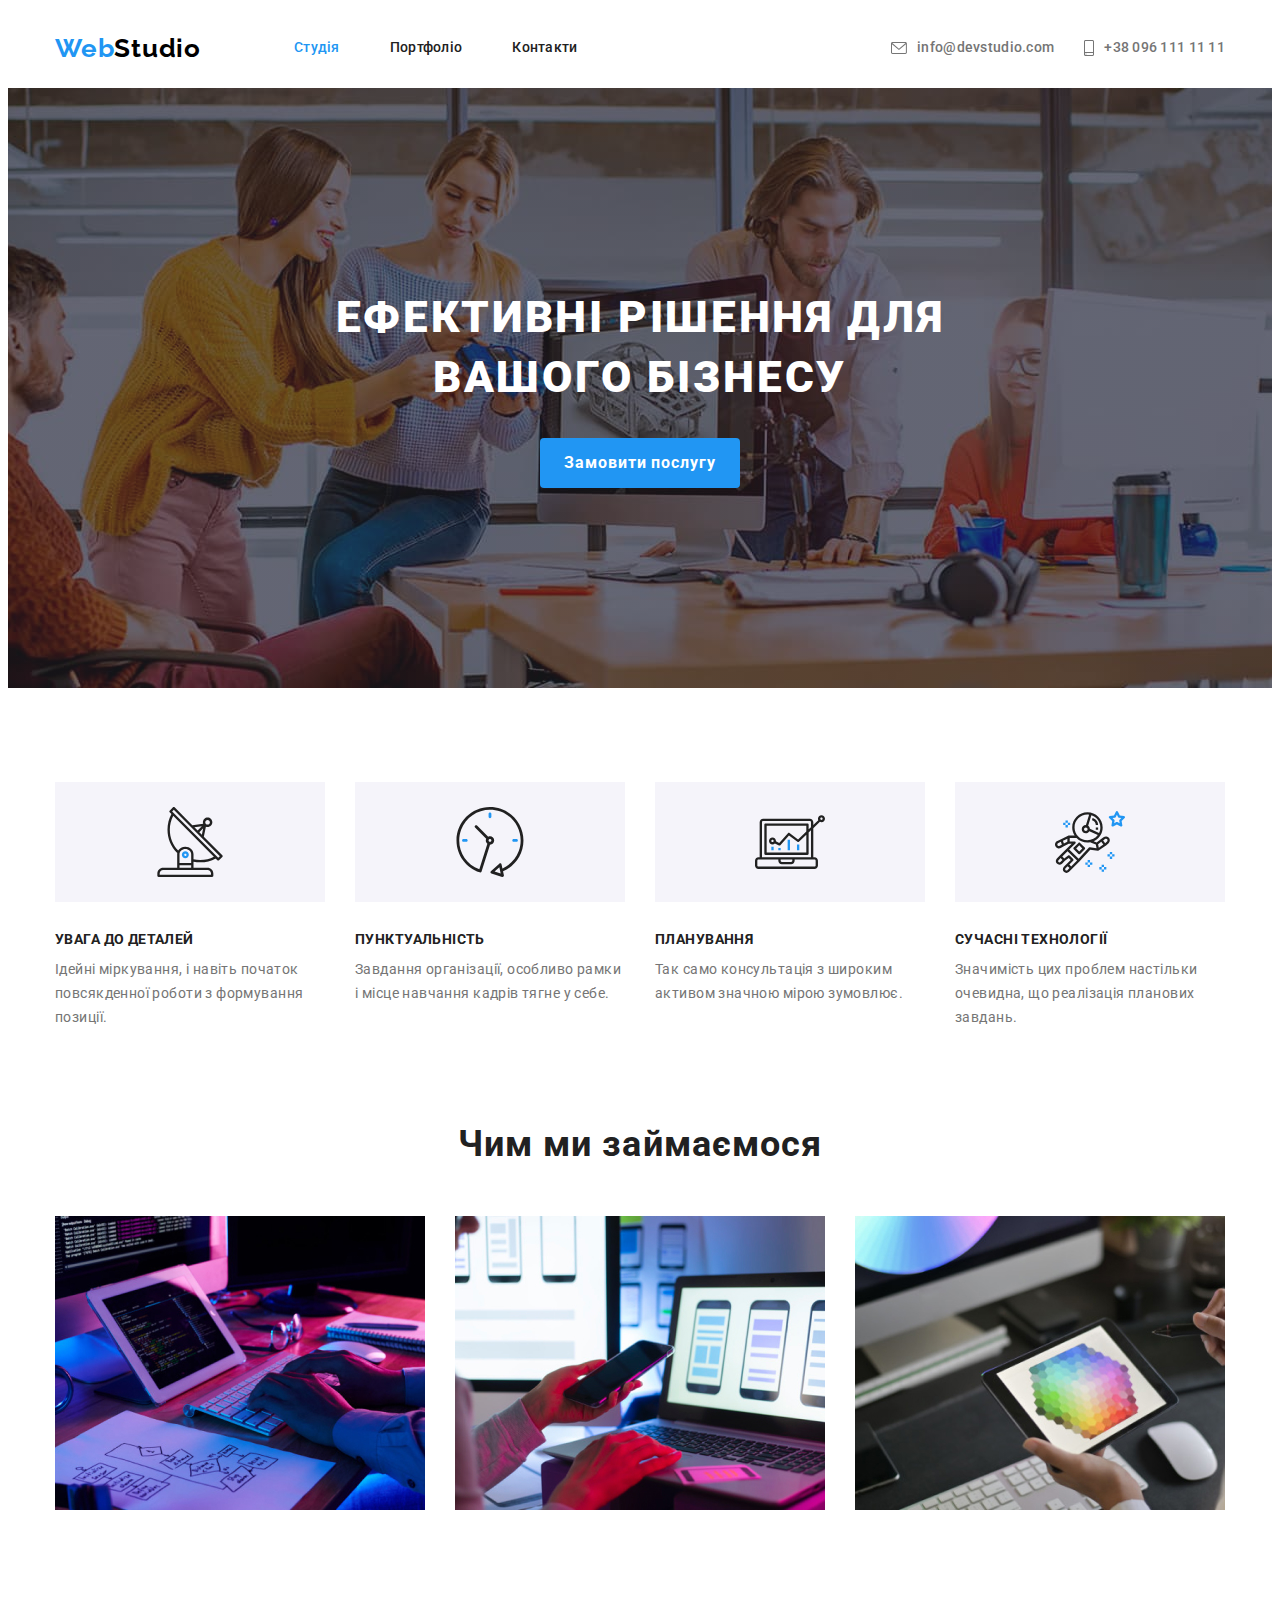
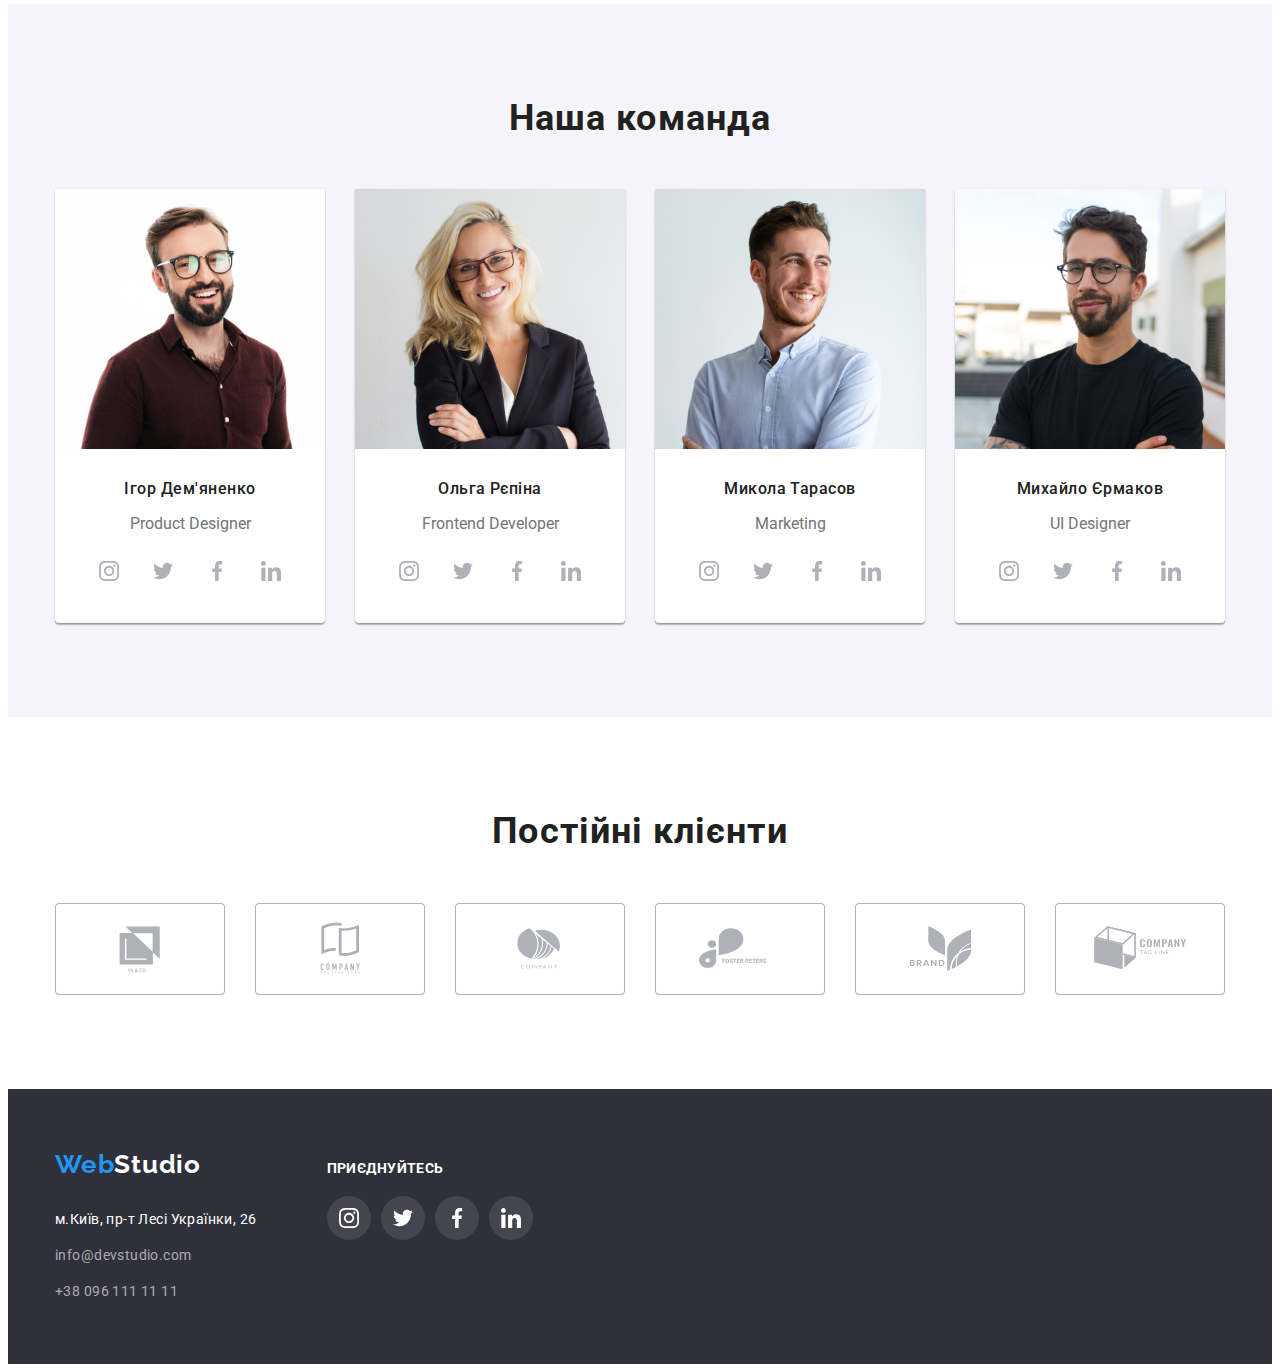
<file: index.html>
<!DOCTYPE html>
<html lang="uk">
<head>
    <meta charset="UTF-8">
    <meta http-equiv="X-UA-Compatible" content="IE=edge">
    <meta name="viewport" content="width=device-width, initial-scale=1.0">
    <title>Document</title>

    <link rel="preconnect" href="https://fonts.googleapis.com">
    <link rel="preconnect" href="https://fonts.gstatic.com" crossorigin>
    <link href="https://fonts.googleapis.com/css2?family=Raleway:wght@700&family=Roboto:wght@400;500;700;900&display=swap" rel="stylesheet">

    <link rel="stylesheet" href="https://cdnjs.cloudflare.com/ajax/libs/modern-normalize/1.1.0/modern-normalize.min.css"
        integrity="sha512-wpPYUAdjBVSE4KJnH1VR1HeZfpl1ub8YT/NKx4PuQ5NmX2tKuGu6U/JRp5y+Y8XG2tV+wKQpNHVUX03MfMFn9Q=="
        crossorigin="anonymous" referrerpolicy="no-referrer" />

    <link rel="stylesheet" href="./css/styles.css">
</head>
<body>

<!-- Шапка сайту -->

<header class="header">
    <div class="container">
        <div class="header-container">
            <nav class="header-nav">
                <a href="./index.html" class="logo"><span class="accent">Web</span>Studio</a>

                <ul class="header-menu">
                    <li>
                        <a href="./index.html" class="link current">Студія</a>
                    </li>
                    <li>
                        <a href="./portfolio.html" class="link">Портфоліо</a>
                    </li>
                    <li>
                        <a href="" class="link">Контакти</a>
                    </li>
                </ul>
            </nav>

            <ul class="address">
                <li>
                    <a href="mailto:info@devstudio.com" class="address-link">
                        <svg class="address-icon" width="16px" height="12px">
                            <use href="./images1/icons.svg#icon-envelope"></use>
                        </svg>
                        info@devstudio.com
                    </a>
                </li>
                <li>
                    <a href="tel:+380961111111" class="address-link">
                        <svg class="address-icon" width="10px" height="16px">
                            <use href="./images1/icons.svg#icon-smartphone"></use>
                        </svg>
                        +38 096 111 11 11
                    </a>
                </li>
            </ul>
        </div>
    </div>
</header>


    <main>
        <!-- Герой -->
        <section class="hero">
            <div class="container">
                <h1 class="hero-title">Ефективні рішення для <br> вашого бізнесу</h1>
                <button type="submit" class="button primary">Замовити послугу</button>
            </div>
        </section>

        <!-- Знайомство -->
        <section class="section feature">
            <div class="container">
                <h2 class="visually-hidden">Знайомство з нами</h2>
                
                <ul class="feature-list">
                    <li class="feature-list-item">
                        <div class="icon-container">
                            <svg class="icon">
                                <use href="./images1/icons.svg#icon-antenna"></use>
                            </svg>
                        </div>
                        <h3 class="feature-list-title">Увага до деталей</h3>
                        <p class="feature-list-text">Ідейні міркування, і навіть початок повсякденної роботи з формування позиції.</p>
                    </li>
                
                    <li class="feature-list-item">
                        <div class="icon-container">
                            <svg class="icon">
                                <use href="./images1/icons.svg#icon-clock"></use>
                            </svg>
                        </div>
                        <h3 class="feature-list-title">Пунктуальність</h3>
                        <p class="feature-list-text">Завдання організації, особливо рамки і місце навчання кадрів тягне у себе.</p>
                    </li>
                
                    <li class="feature-list-item">
                        <div class="icon-container">
                            <svg class="icon">
                                <use href="./images1/icons.svg#icon-diagram"></use>
                            </svg>
                        </div>
                        <h3 class="feature-list-title">Планування</h3>
                        <p class="feature-list-text">Так само консультація з широким активом значною мірою зумовлює.</p>
                    </li>
                
                    <li class="feature-list-item">
                        <div class="icon-container">
                            <svg class="icon">
                                <use href="./images1/icons.svg#icon-astronaut"></use>
                            </svg>
                        </div>
                        <h3 class="feature-list-title">Сучасні технології</h3>
                        <p class="feature-list-text">Значимість цих проблем настільки очевидна, що реалізація планових завдань.</p>
                    </li>
                </ul>
            </div>
        </section>

        <!-- Наша діяльність -->
        <section class="section">
           <div class="container">
            <h2 class="section-title">Чим ми займаємося</h2>
            
            <ul class="image-container">
                <li class="image-activity"><img src="./images1/box1.jpg" alt="Діяльність1" width="370"></li>
                <li class="image-activity" ><img src="./images1/box2.jpg" alt="Діяльність2" width="370"></li>
                <li class="image-activity"><img src="./images1/box3.jpg" alt="Діяльність3" width="370"></li>
            </ul>
           </div>
        </section>
        

        <!-- Команда -->
        <section class="section team">
            <div class="container">
                <h2 class="section-title">Наша команда</h2>
                
                <ul class="team-list">
                    <li class="list-worker">
                        <img class="team-list-img" src="./images1/woker1.jpg" alt="Працівник1" width="270" height="260">
                        <div class="team-list-element">
                            <h3 class="team-list-title">Ігор Дем'яненко</h3>
                            <p class="team-list-text">Product Designer</p>
                        </div>

                        <ul class="list-worker-link">
                            <li>
                                <a href="" class="team-icon-link" aria-label="Instagram">
                                    <svg class="team-icon">
                                        <use href="./images1/icons.svg#icon-instagram"></use>
                                    </svg>
                                </a>
                            </li>
                            <li>
                                <a href=""  class="team-icon-link" aria-label="Twitter">
                                    <svg class="team-icon">
                                        <use href="./images1/icons.svg#icon-twitter"></use>
                                    </svg>
                                </a>
                            </li>
                            <li>
                                <a href=""  class="team-icon-link" aria-label="Facebook">
                                    <svg class="team-icon">
                                        <use href="./images1/icons.svg#icon-facebook"></use>
                                    </svg>
                                </a>
                            </li>
                            <li>
                                <a href="" class="team-icon-link" aria-label="LinkedIn">
                                    <svg class="team-icon">
                                        <use href="./images1/icons.svg#icon-linkedin"></use>
                                    </svg>
                                </a>
                            </li>
                        </ul>
                    </li>
                
                    <li class="list-worker">
                        <img class="team-list-img" src="./images1/woker2.jpg" alt="Працівник2" width="270" height="260">
                        <div class="team-list-element">
                            <h3 class="team-list-title">Ольга Рєпіна</h3>
                            <p class="team-list-text">Frontend Developer</p>
                        </div>

                        <ul class="list-worker-link">
                            <li>
                                <a href="" class="team-icon-link" aria-label="Instagram">
                                    <svg class="team-icon">
                                        <use href="./images1/icons.svg#icon-instagram"></use>
                                    </svg>
                                </a>
                            </li>
                            <li>
                                <a href="" class="team-icon-link" aria-label="Twitter">
                                    <svg class="team-icon">
                                        <use href="./images1/icons.svg#icon-twitter"></use>
                                    </svg>
                                </a>
                            </li>
                            <li>
                                <a href="" class="team-icon-link" aria-label="Facebook">
                                    <svg class="team-icon">
                                        <use href="./images1/icons.svg#icon-facebook"></use>
                                    </svg>
                                </a>
                            </li>
                            <li>
                                <a href="" class="team-icon-link" aria-label="LinkedIn">
                                    <svg class="team-icon">
                                        <use href="./images1/icons.svg#icon-linkedin"></use>
                                    </svg>
                                </a>
                            </li>
                        </ul>
                    </li>
                
                    <li class="list-worker">
                        <img class="team-list-img" src="./images1/woker3.jpg" alt="Працівник3" width="270" height="260">
                        <div class="team-list-element">
                            <h3 class="team-list-title">Микола Тарасов</h3>
                            <p class="team-list-text">Marketing</p>
                        </div>

                        <ul class="list-worker-link">
                            <li>
                                <a href="" class="team-icon-link" aria-label="Instagram">
                                    <svg class="team-icon">
                                        <use href="./images1/icons.svg#icon-instagram"></use>
                                    </svg>
                                </a>
                            </li>
                            <li>
                                <a href="" class="team-icon-link" aria-label="Twitter">
                                    <svg class="team-icon">
                                        <use href="./images1/icons.svg#icon-twitter"></use>
                                    </svg>
                                </a>
                            </li>
                            <li>
                                <a href="" class="team-icon-link" aria-label="Facebook">
                                    <svg class="team-icon">
                                        <use href="./images1/icons.svg#icon-facebook"></use>
                                    </svg>
                                </a>
                            </li>
                            <li>
                                <a href="" class="team-icon-link" aria-label="LinkedIn">
                                    <svg class="team-icon">
                                        <use href="./images1/icons.svg#icon-linkedin"></use>
                                    </svg>
                                </a>
                            </li>
                        </ul>
                    </li>
                
                    <li class="list-worker">
                        <img class="team-list-img" src="./images1/woker4.jpg" alt="Працівник4" width="270" height="260">
                        <div class="team-list-element">
                            <h3 class="team-list-title">Михайло Єрмаков</h3>
                            <p class="team-list-text">UI Designer</p>
                        </div>

                        <ul class="list-worker-link">
                            <li>
                                <a href="" class="team-icon-link" aria-label="Instagram">
                                    <svg class="team-icon">
                                        <use href="./images1/icons.svg#icon-instagram"></use>
                                    </svg>
                                </a>
                            </li>
                            <li>
                                <a href="" class="team-icon-link" aria-label="Twitter">
                                    <svg class="team-icon">
                                        <use href="./images1/icons.svg#icon-twitter"></use>
                                    </svg>
                                </a>
                            </li>
                            <li>
                                <a href="" class="team-icon-link" aria-label="Facebook">
                                    <svg class="team-icon">
                                        <use href="./images1/icons.svg#icon-facebook"></use>
                                    </svg>
                                </a>
                            </li>
                            <li>
                                <a href="" class="team-icon-link" aria-label="LinkedIn">
                                    <svg class="team-icon">
                                        <use href="./images1/icons.svg#icon-linkedin"></use>
                                    </svg>
                                </a>
                            </li>
                        </ul>
                    </li>
                </ul>
            </div>
        </section>

        <!-- Постійні клієнти -->
        <section class="section">
            <div class="container">
                <h2 class="section-title">Постійні клієнти</h2>

                <ul class="clients-list">
                    <li>
                        <a href="" class="client-link" aria-label="ya and co">
                            <svg class="company-icon">
                                <use href="./images1/icons.svg#icon-client1" ></use>
                            </svg>
                        </a>
                    </li>
                    <li>
                        <a href="" class="client-link" aria-label="Company Tagline Here">
                            <svg class="company-icon">
                                <use href="./images1/icons.svg#icon-client2"></use>
                            </svg>
                        </a>
                    </li>
                    <li>
                        <a href="" class="client-link" aria-label="Company">
                            <svg class="company-icon">
                                <use href="./images1/icons.svg#icon-client3"></use>
                            </svg>
                        </a>
                    </li>
                    <li>
                        <a href="" class="client-link" aria-label="Foster Peters">
                            <svg class="company-icon">
                                <use href="./images1/icons.svg#icon-client4"></use>
                            </svg>
                        </a>
                    </li>
                    <li>
                        <a href="" class="client-link" aria-label="Brand">
                            <svg class="company-icon">
                                <use href="./images1/icons.svg#icon-client5"></use>
                            </svg>
                        </a>
                    </li>
                    <li>
                        <a href="" class="client-link" aria-label="Company Tag Line">
                            <svg class="company-icon">
                                <use href="./images1/icons.svg#icon-client6"></use>
                            </svg>
                        </a>
                    </li>
                </ul>
            </div>
        </section>

    </main>

    <!-- Футер -->
    <footer class="footer">
        <div class="container">

            <div class="footer-container">
                <div class="address-logo-container">
                    <div class="logo-container">
                        <a href="./index.html" class="logo-footer"><span class="accent">Web</span>Studio</a>
                    </div>
                    
                    <address>
                        <ul class="address-container">
                            <li class="address-element">
                                <a href="https://goo.gl/maps/CPtrU1FHBa2aNyZL9" target="_blank" rel="noopener noreferrer nofollow"
                                    class="link address">
                                    м.Київ, пр-т Лесі Українки, 26
                                </a>
                            </li>
                            <li class="address-element">
                                <a href="mailto:info@devstudio.com" class="link">info@devstudio.com</a>
                            </li>
                            <li class="address-element">
                                <a href="tel:+380961111111" class="link">+38 096 111 11 11</a>
                            </li>
                        </ul>
                    </address>
                </div>
                
                <div class="socialmedia-container">
                    <h3 class="socialmedia-title">Приєднуйтесь</h3>
                
                    <ul class="socialmedia-link-list">
                        <li>
                            <a href="" class="footer-icon-link" aria-label="Instagram">
                                <svg class="footer-icon">
                                    <use href="./images1/icons.svg#icon-instagram"></use>
                                </svg>
                            </a>
                        </li>
                        <li>
                            <a href="" class="footer-icon-link" aria-label="Twitter">
                                <svg class="footer-icon">
                                    <use href="./images1/icons.svg#icon-twitter"></use>
                                </svg>
                            </a>
                        </li>
                        <li>
                            <a href="" class="footer-icon-link" aria-label="Facebook">
                                <svg class="footer-icon">
                                    <use href="./images1/icons.svg#icon-facebook"></use>
                                </svg>
                            </a>
                        </li>
                        <li>
                            <a href="" class="footer-icon-link" aria-label="LinkedIn">
                                <svg class="footer-icon">
                                    <use href="./images1/icons.svg#icon-linkedin"></use>
                                </svg>
                            </a>
                        </li>
                    </ul>
                </div>

            </div>
            
        </div>
    </footer>

</body>
</html>
</file>
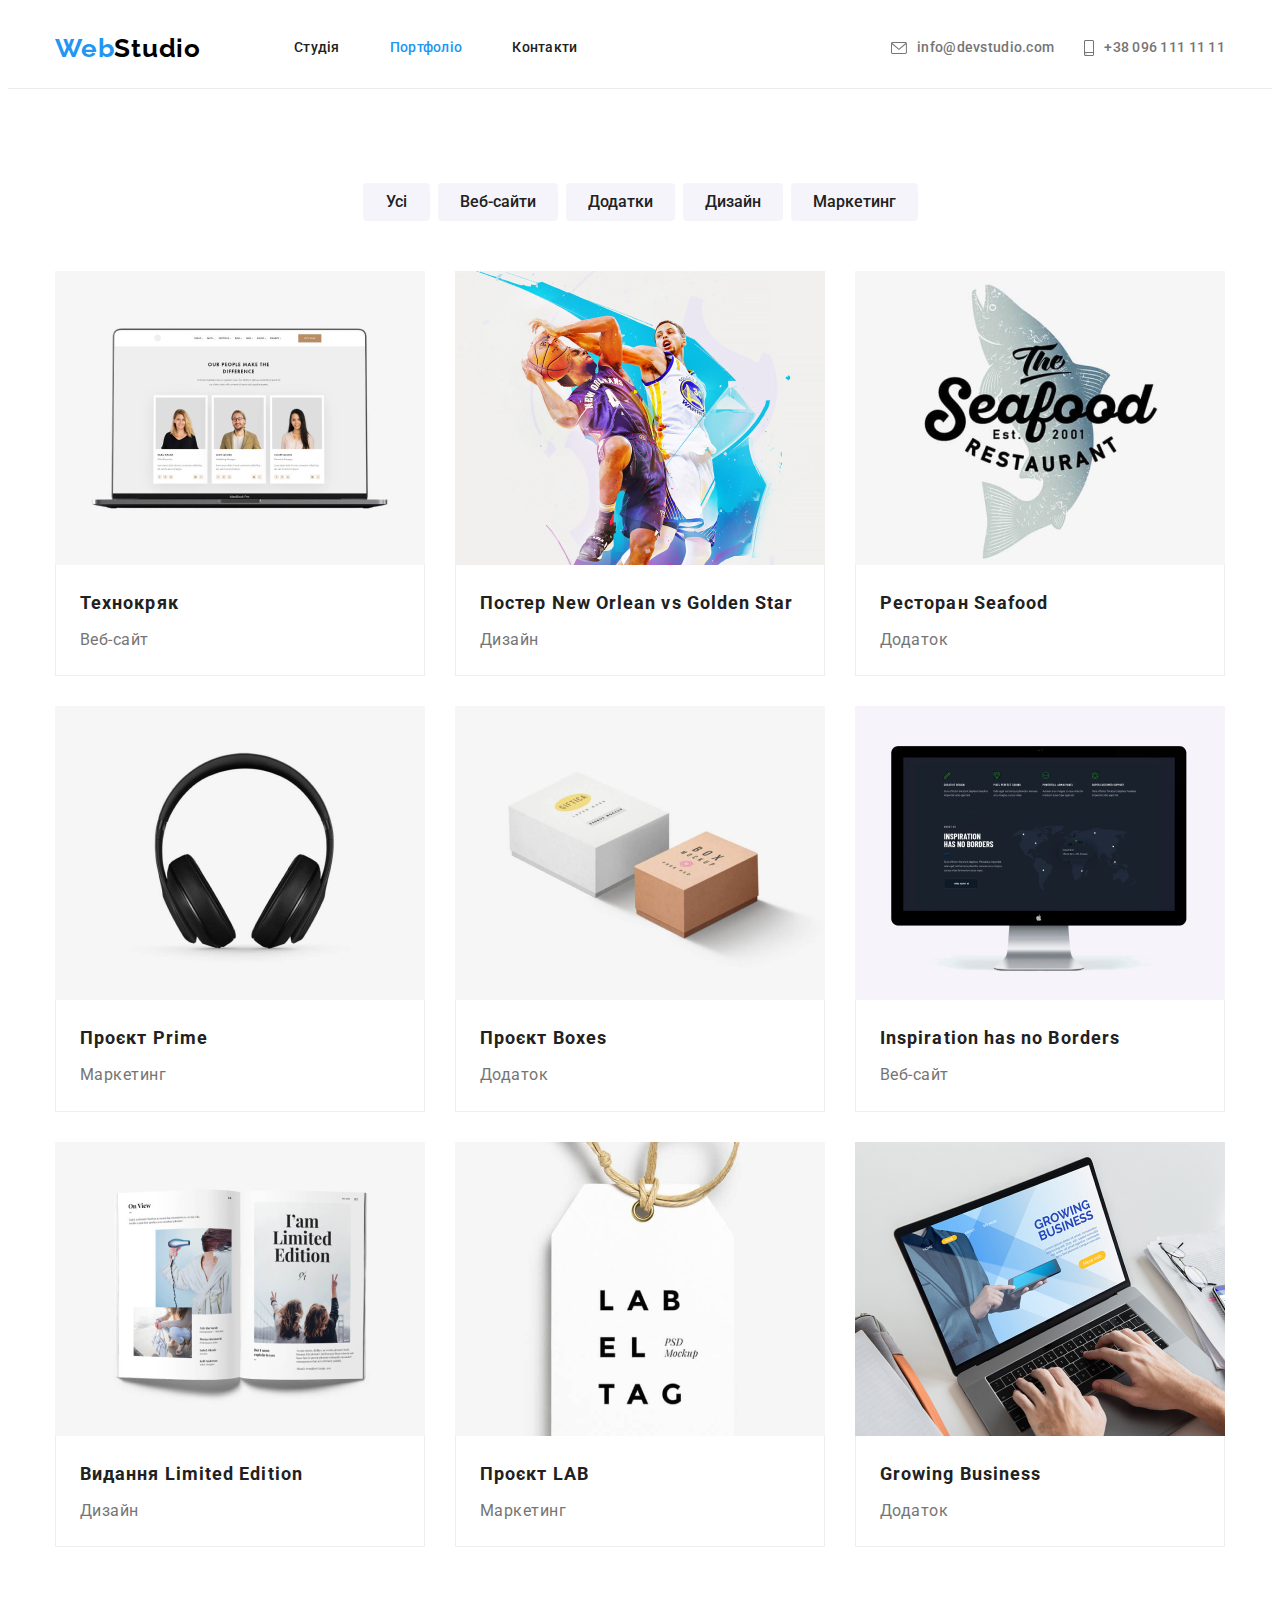
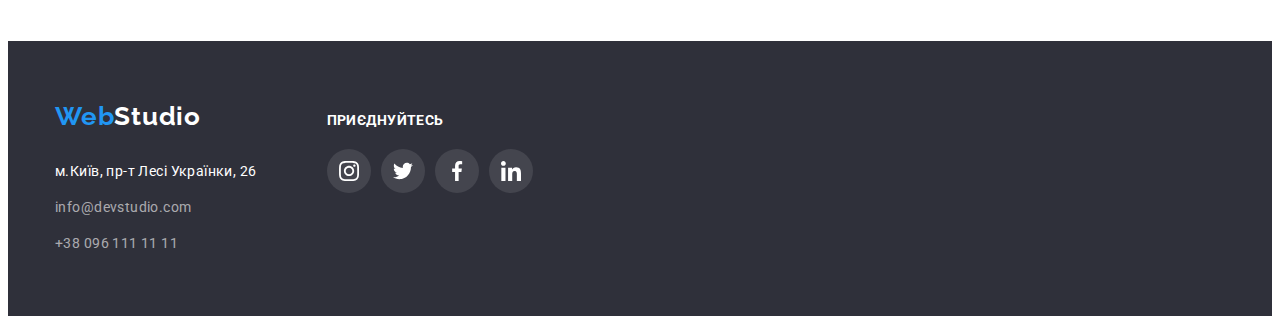
<file: portfolio.html>
<!DOCTYPE html>
<html lang="uk">
<head>
    <meta charset="UTF-8">
    <meta http-equiv="X-UA-Compatible" content="IE=edge">
    <meta name="viewport" content="width=device-width, initial-scale=1.0">
    <title>Document</title>

    <link rel="preconnect" href="https://fonts.googleapis.com">
    <link rel="preconnect" href="https://fonts.gstatic.com" crossorigin>
    <link href="https://fonts.googleapis.com/css2?family=Raleway:wght@700&family=Roboto:wght@400;500;700;900&display=swap" rel="stylesheet">

    <link rel="stylesheet" href="https://cdnjs.cloudflare.com/ajax/libs/modern-normalize/1.1.0/modern-normalize.min.css"
        integrity="sha512-wpPYUAdjBVSE4KJnH1VR1HeZfpl1ub8YT/NKx4PuQ5NmX2tKuGu6U/JRp5y+Y8XG2tV+wKQpNHVUX03MfMFn9Q=="
        crossorigin="anonymous" referrerpolicy="no-referrer" />

    <link rel="stylesheet" href="./css/styles.css">
</head>
<body>
   
    <!-- Шапка сайту -->
<header class="header portfolio">
        <div class="container">
            <div class="header-container">
                <nav class="header-nav">
                    <a href="./index.html" class="logo"><span class="accent">Web</span>Studio</a>
        
                    <ul class="header-menu">
                        <li>
                            <a href="./index.html" class="link ">Студія</a>
                        </li>
                        <li>
                            <a href="./portfolio.html" class="link current">Портфоліо</a>
                        </li>
                        <li>
                            <a href="" class="link">Контакти</a>
                        </li>
                    </ul>
                </nav>
        
                <ul class="address">
                    <li>
                        <a href="mailto:info@devstudio.com" class="address-link">
                            <svg class="address-icon" width="16px" height="12px">
                                <use href="./images1/icons.svg#icon-envelope"></use>
                            </svg>
                            info@devstudio.com
                        </a>
                    </li>
                    <li>
                        <a href="tel:+380961111111" class="address-link">
                            <svg class="address-icon" width="10px" height="16px">
                                <use href="./images1/icons.svg#icon-smartphone"></use>
                            </svg>
                            +38 096 111 11 11
                        </a>
                    </li>
                </ul>
            </div>
        </div>
</header>

    <main>

        <!-- Фільтр робіт -->
        <section class="section">
            <div class="container">
                <h1 class="visually-hidden">Фільтр робіт</h1>
                
                <ul class="button-list">
                    <li class="button-list-item">
                        <button type="button" class="button secondary">Усі</button>
                    </li>
                    <li class="button-list-item">
                        <button type="button" class="button secondary">Веб-сайти</button>
                    </li>
                    <li class="button-list-item">
                        <button type="button" class="button secondary">Додатки</button>
                    </li>
                    <li class="button-list-item">
                        <button type="button" class="button secondary">Дизайн</button>
                    </li>
                    <li class="button-list-item">
                        <button type="button" class="button secondary">Маркетинг</button>
                    </li>
                </ul>


                <ul class="gallery-list">
                    <li class="gallery-list-item">
                        <a href="" class="gallery-link">
                            <div class="gallery-image">
                                <img src="./images1/portfolio1.jpg" alt="Веб-сайт Технокряк" width="370">
                            </div>
                            <div class="gallery-element" >
                                <h3 class="title">Технокряк</h3>
                                <p class="text">Веб-сайт</p>
                            </div>
                        </a>
                    </li>
                    <li class="gallery-list-item">
                        <a href="" class="gallery-link">
                            <div class="gallery-image">
                                <img src="./images1/portfolio2.jpg" alt="Дизайн постера Новий Орлеан проти Золотих зірок" width="370">
                            </div>
                            <div class="gallery-element">
                                <h3 class="title">Постер New Orlean vs Golden Star</h3>
                                <p class="text">Дизайн</p>
                            </div>
                        </a>
                    </li>
                    <li class="gallery-list-item">
                        <a href="" class="gallery-link">
                            <div class="gallery-image">
                                <img src="./images1/portfolio3.jpg" alt="Додаток ресторан морської їжі" width="370">
                            </div>
                            <div class="gallery-element">
                                <h3 class="title">Ресторан Seafood</h3>
                                <p class="text">Додаток</p>
                            </div>
                        </a>
                    </li>
                    <li class="gallery-list-item">
                        <a href="" class="gallery-link">
                            <div class="gallery-image">
                                <img src="./images1/portfolio4.jpg" alt="Маркетинговий проєкт" width="370">
                            </div>
                            <div class="gallery-element">
                                <h3 class="title">Проєкт Prime</h3>
                                <p class="text">Маркетинг</p>
                            </div>
                        </a>
                    </li>
                    <li class="gallery-list-item">
                        <a href="" class="gallery-link">
                            <div class="gallery-image">
                                <img src="./images1/portfolio5.jpg" alt="Додаток проєкту Бокси" width="370">
                            </div>
                            <div class="gallery-element">
                                <h3 class="title">Проєкт Boxes</h3>
                                <p class="text">Додаток</p>
                            </div>
                        </a>
                    </li>
                    <li class="gallery-list-item">
                        <a href="" class="gallery-link">
                            <div class="gallery-image">
                                <img src="./images1/portfolio6.jpg" alt="Веб-сайт Натхнення не має кордонів" width="370">
                            </div>
                            <div class="gallery-element">
                                <h3 class="title">Inspiration has no Borders</h3>
                                <p class="text">Веб-сайт</p>
                            </div>
                        </a>
                    </li>
                    <li class="gallery-list-item">
                        <a href="" class="gallery-link">
                            <div class="gallery-image">
                                <img src="./images1/portfolio7.jpg" alt="Дизайн Обмеженого видання" width="370">
                            </div>
                            <div class="gallery-element">
                                <h3 class="title">Видання Limited Edition</h3>
                                <p class="text">Дизайн</p>
                            </div>
                        </a>
                    </li>
                    <li class="gallery-list-item">
                        <a href="" class="gallery-link">
                            <div class="gallery-image">
                                <img src="./images1/portfolio8.jpg" alt="Маркетинговий проєкт 2" width="370">
                            </div>
                            <div class="gallery-element">
                                <h3 class="title">Проєкт LAB</h3>
                                <p class="text">Маркетинг</p>
                            </div>
                        </a>
                    </li>
                    <li class="gallery-list-item">
                        <a href="" class="gallery-link">
                            <div class="gallery-image">
                                <img src="./images1/portfolio9.jpg" alt="Додаток Зростаючий бізнес" width="370">
                            </div>
                            <div class="gallery-element">
                                <h3 class="title">Growing Business</h3>
                                <p class="text">Додаток</p>
                            </div>
                        </a>
                    </li>
                </ul>
  
            </div>
        </section>
    </main>

    <!-- Футер -->
    <footer class="footer">
        <div class="container">
    
            <div class="footer-container">
                <div class="address-logo-container">
                    <div class="logo-container">
                        <a href="./index.html" class="logo-footer"><span class="accent">Web</span>Studio</a>
                    </div>
    
                    <address>
                        <ul class="address-container">
                            <li class="address-element">
                                <a href="https://goo.gl/maps/CPtrU1FHBa2aNyZL9" target="_blank"
                                    rel="noopener noreferrer nofollow" class="link address">
                                    м.Київ, пр-т Лесі Українки, 26
                                </a>
                            </li>
                            <li class="address-element">
                                <a href="mailto:info@devstudio.com" class="link">info@devstudio.com</a>
                            </li>
                            <li class="address-element">
                                <a href="tel:+380961111111" class="link">+38 096 111 11 11</a>
                            </li>
                        </ul>
                    </address>
                </div>
    
                <div class="socialmedia-container">
                    <h3 class="socialmedia-title">Приєднуйтесь</h3>
    
                    <ul class="socialmedia-link-list">
                        <li>
                            <a href="" class="footer-icon-link" aria-label="Instagram">
                                <svg class="footer-icon">
                                    <use href="./images1/icons.svg#icon-instagram"></use>
                                </svg>
                            </a>
                        </li>
                        <li>
                            <a href="" class="footer-icon-link" aria-label="Twitter">
                                <svg class="footer-icon">
                                    <use href="./images1/icons.svg#icon-twitter"></use>
                                </svg>
                            </a>
                        </li>
                        <li>
                            <a href="" class="footer-icon-link" aria-label="Facebook">
                                <svg class="footer-icon">
                                    <use href="./images1/icons.svg#icon-facebook"></use>
                                </svg>
                            </a>
                        </li>
                        <li>
                            <a href="" class="footer-icon-link" aria-label="LinkedIn">
                                <svg class="footer-icon">
                                    <use href="./images1/icons.svg#icon-linkedin"></use>
                                </svg>
                            </a>
                        </li>
                    </ul>
                </div>
    
            </div>
    
        </div>
    </footer>

</body>
</html>
</file>
<file: css/styles.css>
*,
*::before,
*::after {
    box-sizing: border-box;
}

:root {
--main-background-color: #FFFFFF;
--background-hero-footer-color: #2F303A;

--title-text-color: #212121;
--primary-text-color:#757575;
--accent-text-color: #2196F3;
--footer-mail-tel-color: rgba(255, 255, 255, 0.6);

--logo-black-color: #000000;
--white-color: #FFFFFF;

--team-button-icon-color: #F5F4FA;
--svg-color:#AFB1B8;
--footer-icon-link-background: rgba(255, 255, 255, 0.1);
}


body {
    background-color: var(--main-background-color);
    color: var(--primary-text-color);

    font-family: 'Roboto', sans-serif;
}

ul {
    margin: 0;
    padding: 0;
    list-style: none;
}

h1,
h2,
h3,
p {
    margin-top: 0;
}

img {
    display: block;
    max-width: 100%;
    height: auto;
}

a {
    text-decoration: none;
    color: inherit;
}

/* Hide h */
.visually-hidden {
    position: absolute;
    white-space: nowrap;
    width: 1px;
    height: 1px;
    overflow: hidden;
    border: 0;
    padding: 0;
    clip: rect(0 0 0 0);
    clip-path: inset(50%);
    margin: -1px;
}




/* Container */
.container {
    width: 1200px;
    margin: 0 auto;
    padding-left: 15px;
    padding-right: 15px;
}


/* Logo */
.logo {
    margin-right: 93px;

    color: var(--logo-black-color);
    font-family: Raleway;

    font-weight: 700;
    font-size: 26px;
    line-height: 1.19;
    letter-spacing: 0.03em;
    text-decoration: none;
}

.logo .accent {
    color: var(--accent-text-color);
}




/* Header */
.header {
    background-color: var(--white-color);
}

.header-container {
    display: flex;
    justify-content: space-between;
    align-items: center;
}

.header.portfolio {
    border-bottom: 1px solid #ECECEC;
}

/* Site nav */
.header-nav {
    display: flex;
    justify-content: space-between;
    align-items: center;
}

.header-menu {
    display: flex;
    gap: 50px;
}

.header-nav .logo {
    padding-top: 24px;
    padding-bottom: 24px;
}

.header-menu .link {
    display: block;
    padding-top: 32px;
    padding-bottom: 32px;

    color: var(--title-text-color);
    font-weight: 500;
    font-size: 14px;
    line-height: 1.14;
    letter-spacing: 0.02em;
    text-decoration: none;
}

.header-menu .link:hover,
.header-menu .link:focus {
    color: var(--accent-text-color);
}
.header-menu .link.current {
    color: var(--accent-text-color);
}

/* Address in header */
.address {
    display: flex;
    gap: 30px;
}

.address-link {
    display: flex;
    align-items: center;

    padding-top: 32px;
    padding-bottom: 32px;

    color: var(--primary-text-color);
    font-weight: 500;
    font-size: 14px;
    line-height: 1.14;
    letter-spacing: 0.02em;
    text-decoration: none;
}

.address-icon {
    margin-right: 10px;
    fill: currentColor;
}


.address-link:hover,
.address-link:focus {
    color: var(--accent-text-color);
}





/* Hero */
.hero {
    padding-top: 200px;
    padding-bottom: 200px;

    max-width: 1600px;
    height: 600px;
    margin: auto;

    background-image: linear-gradient(to right, 
    rgba(47, 48, 58, 0.4),
    rgba(47, 48, 58, 0.4)
    ),
    url(../images1/hero.jpg);
    background-position: center;
    background-size: cover;
    background-color: var(--background-hero-footer-color);
    text-align: center;
}



.hero-title {
    margin-bottom: 30px;
    max-width: 1600px;

    color: var(--white-color);
    font-weight: 900;
    font-size: 44px;
    line-height: 1.36;
    letter-spacing: 0.06em;
    text-transform: uppercase;
}


/* Section */
.section {
    margin-top: 0;
    padding-bottom: 94px;
    padding-top: 94px;
}

.section-title {
    margin-bottom: 50px;

    color: var(--title-text-color);

    font-size: 36px;
    line-height: 1.16;
    letter-spacing: 0.03em;
    text-align: center;
}

.section.feature {
    padding-bottom: 0;
}

.section.team {
    background-color: var(--team-button-icon-color);
}





/* Feature-list */
.feature-list {
    display: flex;
    gap: 30px;
}

.feature-list-item {
    flex-direction: row;
    max-width: 270px;
}

.icon-container {
    display: flex;
    align-items: center;
    justify-content: center;
    width: 270px;
    height: 120px;
    background-color: var(--team-button-icon-color);
}

.icon { 
    width: 70px;
    height: 70px;
}

.feature-list-title {
    margin-top: 30px;
    margin-bottom: 10px;

    color: var(--title-text-color);

    font-size: 14px;
    line-height: 1.14;
    letter-spacing: 0.03em;
    text-transform: uppercase;
}

.feature-list-text {
    margin-bottom: 0;

    font-size: 14px;
    line-height: 1.71;
    letter-spacing: 0.03em;
}


/* Image container */
.image-container {
    display: flex;
    justify-content: space-between;
}

.image-activity {
    gap: 30px;
}




/* Team-list */
.team-list {
    display: flex;
    justify-content: center;
    gap: 30px;
}

.list-worker {
    background-color: #FFFFFF;
    box-shadow: 0px 1px 3px rgba(0, 0, 0, 0.12), 0px 1px 1px rgba(0, 0, 0, 0.14), 0px 2px 1px rgba(0, 0, 0, 0.2);
    border-radius: 0px 0px 4px 4px;
}

.team-list-element {
margin-top: 30px;
}

.list-worker-link {
    display: flex;
    gap: 10px;
    margin: 16px 32px 30px 32px;
}

.team-icon-link {
    display: flex;
    width: 44px;
    height: 44px;
    align-items: center;
    justify-content: center;

    border-radius: 50%;
    background-color: var(--white-color);
}

.team-icon {
    width: 20px;
    height: 20px;
    fill: var(--svg-color);
}

.team-icon-link:hover,
.team-icon-link:focus {
    background-color: var(--accent-text-color);
}

.team-icon-link:hover .team-icon,
.team-icon-link:focus .team-icon {
    fill: var(--white-color);
}

.team-list-img {
    margin: 0;
    object-fit: cover;
}

.team-list-title {
    color: var(--title-text-color);
    font-weight: 500;
    font-size: 16px;
    line-height: 1.19;
    letter-spacing: 0.03em;
    text-align: center;
}

.team-list-text {
    text-align: center;
    margin-bottom: 0;
}







/* Clients list */

.clients-list {
    display: flex;
    gap: 30px;
}

.client-link {
    display: flex;
    align-items: center;
    justify-content: center;

}

.company-icon {
    width: 170px;
    height: 92px;
    border: 1px solid var(--svg-color);
    border-radius: 4px;
    fill: var(--svg-color);
}

.company-icon:hover,
.company-icon:focus {
    fill: var(--accent-text-color);
    border: 1px solid var(--accent-text-color);
}






/* Filtr button */
.button-list {
    display: flex;
    justify-content: center;
    align-items: center;
    gap: 8px;
    margin-bottom: 50px;
}



/* Gallery list */
.gallery-list {
    display: flex;
    flex-wrap: wrap;
    gap: 30px;
}

.gallery-list-item {
    flex-basis: calc((100% - 60px) / 3); 
}

.gallery-list-item:hover,
.gallery-list-item:focus {
    box-shadow: 0px 1px 1px rgba(0, 0, 0, 0.12),
    0px 4px 4px rgba(0, 0, 0, 0.06),
    1px 4px 6px rgba(0, 0, 0, 0.16);
}

.gallery-element {
    padding: 20px 24px 20px 24px;

    border-left: 1px solid #EEEEEE;
    border-right: 1px solid #EEEEEE;
    border-bottom: 1px solid #EEEEEE;
}

.title {
    margin-bottom: 4px;

    color: var(--title-text-color);
    font-size: 18px;
    line-height: 2;
    letter-spacing: 0.06em;
}

.gallery-link {
    text-decoration: none;
}

.text {
    margin-bottom: 0;

    color: var(--primary-text-color);
    font-size: 16px;
    line-height: 1.9;
    letter-spacing: 0.03em;
}





/* All buttons */
.button {
    border-radius: 4px;

    color: var(--title-text-color);
    background-color: var(--team-button-icon-color);
    cursor: pointer;
    text-align: center;
    border: transparent;
}

.button.primary {
    min-width: 200px;
    padding: 10px 24px;

    color: var(--white-color);
    background-color: var(--accent-text-color);

    font-family: inherit;
    font-weight: 700;
    font-size: 16px;
    line-height: 1.90;
    letter-spacing: 0.06em;
}

.button.secondary {
    min-width: 67px;
    padding: 6px 22px;

    font-family: inherit;
    font-weight: 500;
    font-size: 16px;
    line-height: 26px;
}

.button:hover,
.button:focus {
    color: var(--white-color);
    background-color: var(--accent-text-color);
    box-shadow: 0px 3px 1px rgba(0, 0, 0, 0.1), 0px 1px 2px rgba(0, 0, 0, 0.08), 0px 2px 2px rgba(0, 0, 0, 0.12);
}


/* Footer */

.footer {
    padding-top: 60px;
    padding-bottom: 60px;
    background-color: var(--background-hero-footer-color);
}

.footer-container {
    display: flex;
}

.address-logo-container {
    display: flex;
    flex-direction: column;
    margin-right: 70px;
}

.logo-container {
    display: flex;
    margin-bottom: 28px;
}

.address-container {
    display: flex;
    flex-direction: column;
}

.address-element {
    margin-bottom: 12px;
}

.address-element:last-child {
    margin-bottom: 0px;
}

.socialmedia-title {
    margin-bottom: 20px;

    color: var(--white-color);
    text-transform: uppercase;
    font-size: 14px;
    line-height: 1.1;
    letter-spacing: 0.03em;
}

.socialmedia-container {
    margin-top: 12px;
}

.socialmedia-link-list {
    display: flex;
    gap: 10px;
}

.footer-icon-link {
    display: flex;
    align-items: center;
    justify-content: center;
    width: 44px;
    height: 44px;
    border-radius: 50%;
    background: var(--footer-icon-link-background);
}

.footer-icon-link:hover,
.footer-icon-link:focus {
    background-color: var(--accent-text-color);
}

.footer-icon {
    width: 20px;
    height: 20px;

    fill: var(--white-color);

}

.logo-footer {
    color: var(--white-color);
    font-family: Raleway;
    font-weight: 700;
    font-size: 26px;
    line-height: 1.19;
    letter-spacing: 0.03em;
    text-decoration: none;
}

.logo-footer .accent {
    color: var(--accent-text-color);
}

.footer .link {
    color: var(--footer-mail-tel-color);

    font-style: normal;
    font-size: 14px;
    line-height: 1.71;
    letter-spacing: 0.03em;
    text-decoration: none;
}

.link.address {
    color: var(--white-color);
}

.footer .link:hover,
.footer .link:focus {
    color: var(--accent-text-color);
}
</file>
